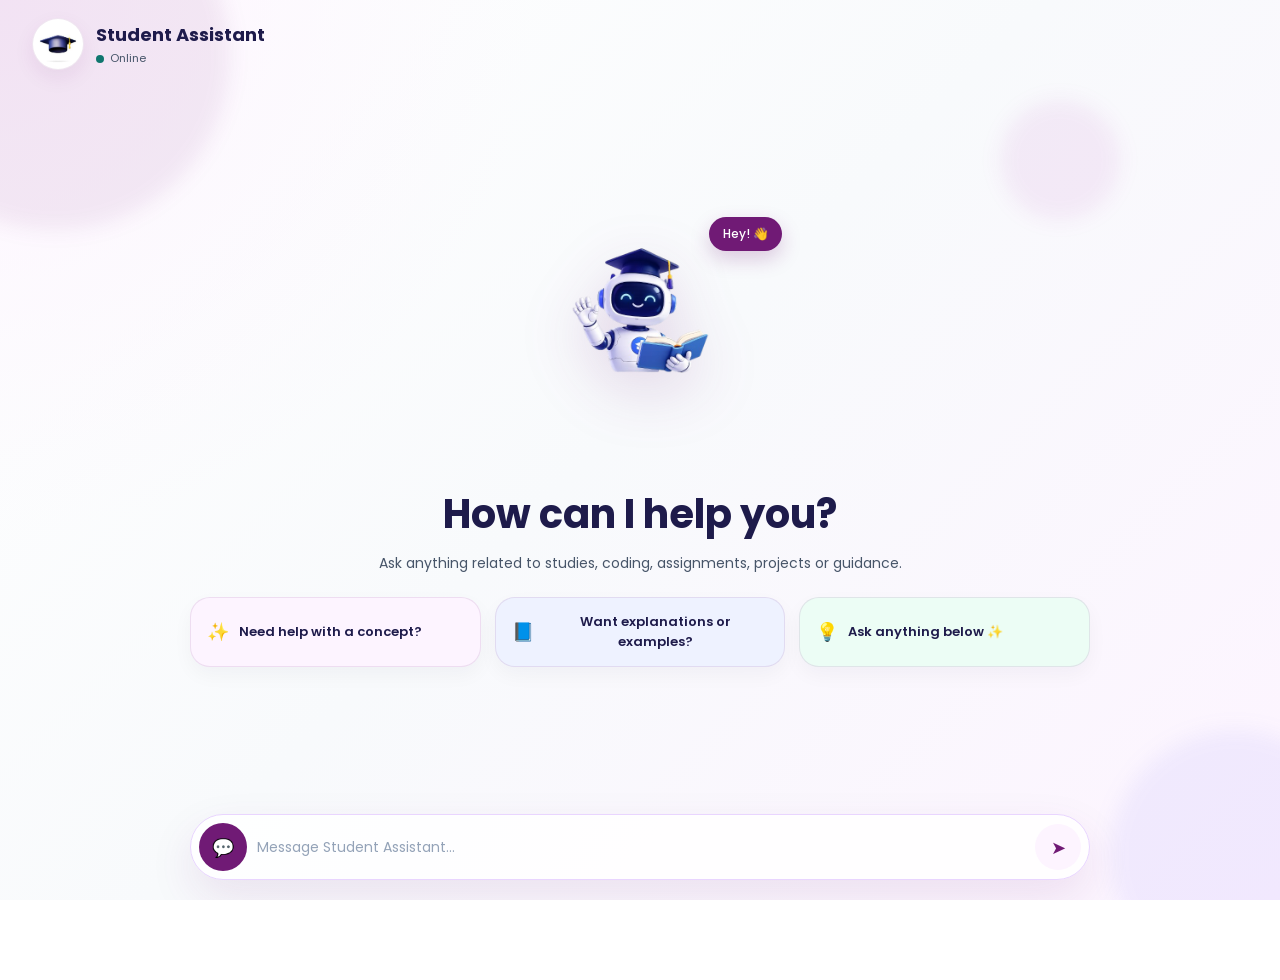
<file: chatbot.html>
<!DOCTYPE html>
<html lang="en">
<head>
<meta charset="UTF-8">
<meta name="viewport" content="width=device-width, initial-scale=1.0">

<title>Student Assistant</title>

<link rel="preconnect" href="https://fonts.googleapis.com">
<link href="https://fonts.googleapis.com/css2?family=Poppins:wght@300;400;500;600;700&display=swap" rel="stylesheet">

<style>

:root{
    --primary:#701a75;
    --primary-light:#a21caf;
    --secondary:#6366f1;
    --accent:#fdf4ff;
    --text-dark:#1e1b4b;
    --text-muted:#475569;
    --surface:#ffffff;
    --border:#e9d5ff;
    --soft-shadow:0 18px 45px rgba(112,26,117,.10);
}

/* =========================
   RESET
========================= */

*{
    margin:0;
    padding:0;
    box-sizing:border-box;
    font-family:'Poppins',sans-serif;
}

html,
body{
    width:100%;
    height:100%;
    overflow-x: hidden;
    /* overflow:hidden; */
}

/* =========================
   BODY
========================= */

body{
    background:
        radial-gradient(circle at top left, rgba(253,244,255,.95), transparent 34%),
        linear-gradient(135deg,#ffffff 0%,#f8fafc 48%,#fdf4ff 100%);
    color:var(--text-dark);
    position:relative;
}

/* =========================
   BACKGROUND EFFECTS
========================= */

.bg-circle{
    position:absolute;
    border-radius:50%;
    z-index:0;
    filter:blur(10px);
}

.bg1{
    width:350px;
    height:350px;
    background:rgba(112,26,117,.08);
    top:-120px;
    left:-120px;
    animation:move1 10s infinite alternate ease-in-out;
}

.bg2{
    width:250px;
    height:250px;
    background:rgba(99,102,241,.08);
    bottom:-80px;
    right:-80px;
    animation:move2 12s infinite alternate ease-in-out;
}

.bg3{
    width:120px;
    height:120px;
    background:rgba(162,28,175,.07);
    top:100px;
    right:160px;
    animation:move3 8s infinite alternate ease-in-out;
}

@keyframes move1{
    from{
        transform:translate(0,0);
    }
    to{
        transform:translate(30px,20px);
    }
}

@keyframes move2{
    from{
        transform:translate(0,0);
    }
    to{
        transform:translate(-25px,-15px);
    }
}

@keyframes move3{
    from{
        transform:translateY(0);
    }
    to{
        transform:translateY(20px);
    }
}

/* =========================
   MAIN CONTAINER
========================= */

.container{
    width:100%;
    height:100vh;
    padding:18px 32px 20px;
    display:flex;
    flex-direction:column;
    justify-content:space-between;
    position:relative;
    z-index:2;
}

/* =========================
   TOP BAR
========================= */

.top-bar{
    width:100%;
    display:flex;
    align-items:center;
    justify-content:space-between;
}

/* LEFT */

.brand{
    display:flex;
    align-items:center;
    gap:12px;
}

.brand img{
    width:52px;
    height:52px;
    border-radius:50%;
    object-fit:cover;
    background:var(--surface);
    padding:4px;
    border:1px solid rgba(112,26,117,.10);
    box-shadow:0 8px 20px rgba(112,26,117,.08);
    transition:.3s ease;
}

.brand img:hover{
    transform:translateY(-4px) scale(1.05);
}

.brand-text h2{
    font-size:18px;
    font-weight:700;
    color:var(--text-dark);
}

.status{
    display:flex;
    align-items:center;
    gap:6px;
    margin-top:2px;
    font-size:11px;
    color:var(--text-muted);
}

.status-dot{
    width:8px;
    height:8px;
    border-radius:50%;
    background:#0f766e;
    animation:pulse 1.5s infinite;
}

@keyframes pulse{

    0%{
        transform:scale(1);
        opacity:1;
    }

    50%{
        transform:scale(1.6);
        opacity:.5;
    }

    100%{
        transform:scale(1);
        opacity:1;
    }

}

/* =========================
   HERO SECTION
========================= */

.hero{
    flex:1;
    display:flex;
    flex-direction:column;
    justify-content:center;
    align-items:center;
    text-align:center;
    margin-top:10px;
}

/* =========================
   ROBOT
========================= */

.robot-wrapper{
    position:relative;
    perspective:2000px;
}

.robot{
    width:clamp(190px,22vw,260px);
    height:clamp(190px,22vw,260px);
    max-width:100%;
    object-fit:contain;
    filter:drop-shadow(0 18px 30px rgba(112,26,117,.16));
    animation:float 3s ease-in-out infinite;
    transition:transform .15s linear;
    
}

/* FLOAT */

@keyframes float{

    0%{
        transform:translateY(0px);
    }

    50%{
        transform:translateY(-10px);
    }

    100%{
        transform:translateY(0px);
    }

}

/* =========================
   SPEECH
========================= */

.speech{
    position:absolute;
    top:8px;
    right:-12px;
    background:var(--primary);
    color:#fff;
    padding:8px 14px;
    border-radius:18px;
    font-size:12px;
    font-weight:500;
    box-shadow:0 8px 20px rgba(112,26,117,.22);
    animation:bounce 2s infinite;
}

@keyframes bounce{

    0%{
        transform:translateY(0);
    }

    50%{
        transform:translateY(-6px);
    }

    100%{
        transform:translateY(0);
    }

}

/* =========================
   TITLE
========================= */

.title{
    margin-top:8px;
    animation:fadeUp 1s ease;
}

.title h1{
    font-size:40px;
    font-weight:700;
    color:var(--text-dark);
    margin-bottom:8px;
}

.title p{
    font-size:14px;
    color:var(--text-muted);
    line-height:1.6;
    max-width:620px;
}

@keyframes fadeUp{

    from{
        opacity:0;
        transform:translateY(20px);
    }

    to{
        opacity:1;
        transform:translateY(0);
    }

}

/* =========================
   QUICK OPTIONS
========================= */

.quick-options{
    width:100%;
    max-width:900px;
    display:grid;
    grid-template-columns:repeat(3,1fr);
    gap:14px;
    margin-top:22px;
}

.option-card{
    padding:14px 16px;
    border-radius:20px;
    display:flex;
    align-items:center;
    gap:10px;
    font-size:13px;
    font-weight:600;
    color:var(--text-dark);
    border:1px solid rgba(112,26,117,.10);
    box-shadow:0 8px 20px rgba(15,23,42,.04);
    transition:.3s ease;
    animation:cardPop .7s ease;
}

.option-card:hover{
    transform:translateY(-5px) scale(1.03);
    box-shadow:0 14px 30px rgba(112,26,117,.10);
    border-color:rgba(112,26,117,.22);
}

.option-icon{
    font-size:18px;
}

@keyframes cardPop{

    from{
        opacity:0;
        transform:translateY(30px);
    }

    to{
        opacity:1;
        transform:translateY(0);
    }

}

/* COLORS */

.purple{
    background:#fdf4ff;
}

.blue{
    background:#eef2ff;
}

.green{
    background:#ecfdf5;
}

/* =========================
   SEARCH BAR
========================= */

.search-area{
    width:100%;
    display:flex;
    justify-content:center;
    margin-top:18px;
}

.search-bar{
    width:100%;
    max-width:900px;
    background:rgba(255,255,255,.92);
    border-radius:60px;
    padding:8px;
    display:flex;
    align-items:center;
    gap:10px;
    border:1px solid var(--border);
    box-shadow:var(--soft-shadow);
    transition:.3s ease;
}

.search-bar:hover{
    transform:translateY(-2px);
    box-shadow:0 18px 48px rgba(112,26,117,.14);
}

/* LEFT ICON */

.chat-icon{
    width:48px;
    height:48px;
    border-radius:50%;
    background:var(--primary);
    display:flex;
    align-items:center;
    justify-content:center;
    color:#fff;
    font-size:18px;
    flex-shrink:0;
    animation:glow 2s infinite;
}

@keyframes glow{

    0%{
        box-shadow:0 0 0 rgba(112,26,117,0);
    }

    50%{
        box-shadow:0 0 18px rgba(112,26,117,.24);
    }

    100%{
        box-shadow:0 0 0 rgba(112,26,117,0);
    }

}

/* INPUT */

.search-bar input{
    flex:1;
    border:none;
    outline:none;
    background:transparent;
    font-size:14px;
    color:var(--text-dark);
}

.search-bar input::placeholder{
    color:#94a3b8;
}

/* SEND BUTTON */

.send-btn{
    width:46px;
    height:46px;
    border:none;
    border-radius:50%;
    background:#fdf4ff;
    display:flex;
    align-items:center;
    justify-content:center;
    color:var(--primary);
    font-size:18px;
    cursor:pointer;
    flex-shrink:0;
    transition:.3s ease;
}

.send-btn:hover{
    transform:scale(1.1) rotate(-10deg);
    background:var(--primary);
    color:#fff;
}

/* =========================
   MOBILE RESPONSIVE
========================= */

@media(max-width:768px){

    html,
    body{
        overflow-y:auto;
    }

    .container{
        min-height:100vh;
        height:auto;
        padding:16px 16px 100px;
    }

    .hero{
        margin-top:10px;
    }

    .robot{
        width:170px;
        height:170px;
    }

    .title h1{
        font-size:28px;
    }

    .title p{
        font-size:13px;
    }

    .quick-options{
        grid-template-columns:1fr;
        gap:10px;
        margin-top:18px;
    }

    .option-card{
        font-size:13px;
    }

    /* STICKY SEARCH BAR */

    .search-area{
        position:fixed;
        left:0;
        bottom:0;
        width:100%;
        padding:12px 14px 16px;
        margin-top:0;
        background:linear-gradient(to top,#fdf4ff 70%,transparent);
        backdrop-filter:blur(10px);
        z-index:100;
    }

    .search-bar{
        max-width:100%;
    }

}

</style>
</head>

<body>

<!-- BACKGROUND -->

<div class="bg-circle bg1"></div>
<div class="bg-circle bg2"></div>
<div class="bg-circle bg3"></div>

<!-- MAIN -->

<div class="container">

    <!-- TOP BAR -->

    <header class="top-bar">

        <!-- LEFT -->

        <div class="brand">

            <img src="assets/images/chatbot_logo.jpg" alt="Logo">

            <div class="brand-text">

                <h2>Student Assistant</h2>

                <div class="status">

                    <div class="status-dot"></div>

                    Online

                </div>

            </div>

        </div>

    </header>

    <!-- HERO -->

    <main class="hero">

        <!-- ROBOT -->

        <div class="robot-wrapper">

            <img src="assets/images/robo.png" class="robot" alt="Robot">

            <div class="speech">
                Hey! 👋
            </div>

        </div>

        <!-- TITLE -->

        <div class="title">

            <h1>How can I help you?</h1>

            <p>
                Ask anything related to studies, coding,
                assignments, projects or guidance.
            </p>

        </div>

        <!-- OPTIONS -->

        <div class="quick-options">

            <div class="option-card purple">

                <div class="option-icon">✨</div>

                Need help with a concept?

            </div>

            <div class="option-card blue">

                <div class="option-icon">📘</div>

                Want explanations or examples?

            </div>

            <div class="option-card green">

                <div class="option-icon">💡</div>

                Ask anything below ✨

            </div>

        </div>

    </main>

    <!-- SEARCH BAR -->

    <div class="search-area">

        <div class="search-bar">

            <div class="chat-icon">
                💬
            </div>

            <input
                type="text"
                placeholder="Message Student Assistant..."
            >

            <button class="send-btn">
                ➤
            </button>

        </div>

    </div>

</div>

<script>

/* =========================
   ROBOT FOLLOW CURSOR
========================= */

const robot = document.querySelector(".robot");

document.addEventListener("mousemove",(e)=>{

    const x = (window.innerWidth / 2 - e.pageX) / 40;
    const y = (window.innerHeight / 2 - e.pageY) / 40;

    robot.style.transform =
        `translateY(-5px) rotateY(${x}deg) rotateX(${-y}deg)`;

});

/* =========================
   BUTTON LIGHT EFFECT
========================= */

const buttons = document.querySelectorAll(
    ".send-btn,.option-card"
);

buttons.forEach((btn)=>{

    btn.addEventListener("mousemove",(e)=>{

        const rect = btn.getBoundingClientRect();

        const x = e.clientX - rect.left;
        const y = e.clientY - rect.top;

        btn.style.background =
            `radial-gradient(circle at ${x}px ${y}px,
            rgba(255,255,255,.8),
            rgba(255,255,255,.1))`;

    });

    btn.addEventListener("mouseleave",()=>{

        btn.style.background = "";

    });

});

</script>

</body>
</html>
</file>
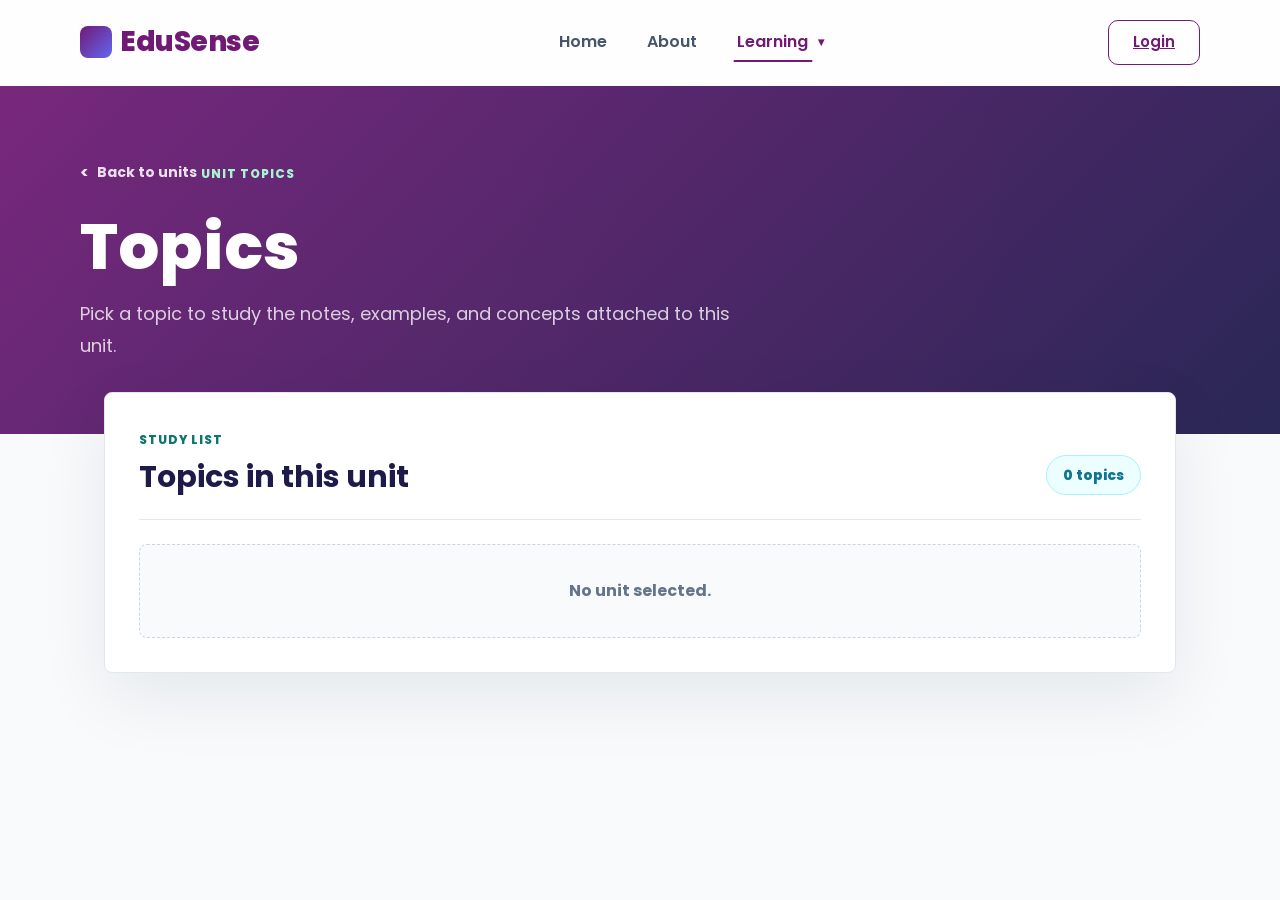
<file: unit-topics.html>
<!DOCTYPE html>
<html lang="en">
<head>
    <meta charset="UTF-8">
    <meta name="viewport" content="width=device-width, initial-scale=1.0">
    <title>Unit Topics - EduSense</title>
    <link rel="preconnect" href="https://fonts.googleapis.com">
    <link rel="preconnect" href="https://fonts.gstatic.com" crossorigin>
    <link href="https://fonts.googleapis.com/css2?family=Poppins:wght@400;500;600;700;800&display=swap" rel="stylesheet">
    <link rel="stylesheet" href="styles.css">
</head>
<body class="learning-detail-page">
    <nav>
        <div class="logo">EduSense</div>
        <ul class="nav-links">
            <li><a href="index.html">Home</a></li>
            <li><a href="about.html">About</a></li>
            <li class="dropdown">
                <a href="courses.html" class="active">Learning</a>
                <ul class="dropdown-menu">
                    <li><a href="dashboard.html">Dashboard</a></li>
                    <li><a href="courses.html">Courses</a></li>
                    <li><a href="quizzes.html">Quiz</a></li>
                    <li><a href="index.html#chatbot">Chatbot</a></li>
                </ul>
            </li>
        </ul>
        <div class="nav-buttons">
            <a href="login.html" class="btn-signin">Login</a>
            <div class="hamburger" id="hamburger">
                <span></span>
                <span></span>
                <span></span>
            </div>
        </div>
    </nav>

    <header class="learning-hero compact">
        <div class="learning-hero-inner">
            <button class="learning-back-link button-reset" onclick="history.back()">Back to units</button>
            <div class="learning-kicker">Unit topics</div>
            <h1 id="unitTitle">Topics</h1>
            <p>Pick a topic to study the notes, examples, and concepts attached to this unit.</p>
        </div>
    </header>

    <main class="learning-main">
        <section class="learning-panel">
            <div class="learning-section-head">
                <div>
                    <span class="learning-label">Study list</span>
                    <h2>Topics in this unit</h2>
                </div>
                <span class="learning-count" id="topicCount">0 topics</span>
            </div>

            <div id="loading" class="learning-status">Loading topics...</div>
            <div id="topicsList" class="learning-list topic-list-modern"></div>
        </section>
    </main>


    <script type="module">
import { api, fetchAPI } from './api.js';

const hamburger = document.getElementById('hamburger');
const navLinks = document.querySelector('.nav-links');
const dropdown = document.querySelector('.dropdown > a');
const dropdownMenu = document.querySelector('.dropdown-menu');

hamburger.addEventListener('click', () => {
    hamburger.classList.toggle('active');
    navLinks.classList.toggle('active');
});

dropdown.addEventListener('click', (event) => {
    if (window.innerWidth <= 768) {
        event.preventDefault();
        dropdownMenu.classList.toggle('mobile-active');
    }
});

const params = new URLSearchParams(window.location.search);
const unit = params.get('unit');

if (!unit) {
    document.getElementById('loading').style.display = 'none';
    document.getElementById('topicsList').innerHTML =
        '<div class="learning-empty">No unit selected.</div>';
} else {
    const unitName = unit.replace(/-/g, ' ');

    document.getElementById('unitTitle').textContent =
        unitName.replace(/\b\w/g, letter => letter.toUpperCase());

    loadTopics();
}

async function loadTopics() {
    const user = await api.requireAuth();

    if (!user) return;

    const response = await fetchAPI(`/learning/units/${unit}/topics/`);
    

    console.log('Fetched topics response:', response);

    const loading = document.getElementById('loading');
    const list = document.getElementById('topicsList');
    const count = document.getElementById('topicCount');

    loading.style.display = 'none';

    if (!response.success) {
        list.innerHTML = `<div class="learning-empty">${response.error || 'Failed to load topics'}</div>`;
        return;
    }

    const topics = response.data;

    if (!Array.isArray(topics)) {
        list.innerHTML = '<div class="learning-empty">Invalid response format.</div>';
        return;
    }

    count.textContent = `${topics.length} ${topics.length === 1 ? 'topic' : 'topics'}`;

    if (topics.length === 0) {
        list.innerHTML = '<div class="learning-empty">No topics found for this unit.</div>';
        return;
    }

    list.innerHTML = topics.map((topic, index) => `
        <article class="learning-row topic-row">
            <div class="learning-index">${String(index + 1).padStart(2, '0')}</div>
            <div class="learning-row-body">
                <p>Topic ${topic.order || index + 1}</p>
                <h3>${topic.title}</h3>
            </div>
            <a href="topic-detail.html?topic=${topic.slug}&unit=${unit}" class="learning-action">
                Read Notes
            </a>
        </article>
    `).join('');
}
</script>
    </body>
</html>
</file>
<file: styles.css>
:root {
  --primary: #701a75;
  --primary-light: #a21caf;
  --secondary: #6366f1;
  --accent: #fdf4ff;
  --text-dark: #1e1b4b;
  --text-muted: #475569;
  --bg-gradient: radial-gradient(at 0% 0%, hsla(253, 16%, 7%, 1) 0, transparent 50%),
    radial-gradient(at 50% 0%, hsla(225, 39%, 30%, 1) 0, transparent 50%),
    radial-gradient(at 100% 0%, hsla(339, 49%, 30%, 1) 0, transparent 50%);
  --glass: rgba(255, 255, 255, 0.8);
  --glass-border: rgba(255, 255, 255, 0.2);
  --shadow: 0 10px 30px -10px rgba(112, 26, 117, 0.2);
}

* {
  margin: 0;
  padding: 0;
  box-sizing: border-box;
}

html {
  scroll-behavior: smooth;
}

body {
  font-family: "Poppins", sans-serif;
  color: var(--text-dark);
  overflow-x: hidden;
  background-color: #fafafa;
  line-height: 1.5;
}

::selection {
  background: var(--primary-light);
  color: white;
}

/* Navigation Bar */
nav {
  display: flex;
  justify-content: space-between;
  align-items: center;
  padding: 20px 80px;
  background: var(--glass);
  backdrop-filter: blur(12px);
  -webkit-backdrop-filter: blur(12px);
  border-bottom: 1px solid var(--glass-border);
  position: sticky;
  top: 0;
  z-index: 1000;
  transition: all 0.3s ease;
}

.logo {
  font-size: 28px;
  font-weight: 800;
  color: var(--primary);
  letter-spacing: -0.5px;
  font-family: "Poppins", sans-serif;
  display: flex;
  align-items: center;
  gap: 8px;
}

.logo::before {
  content: "";
  width: 32px;
  height: 32px;
  background: linear-gradient(135deg, var(--primary) 0%, var(--secondary) 100%);
  border-radius: 8px;
  display: inline-block;
}

.nav-links {
  display: flex;
  list-style: none;
  gap: 32px;
}

.nav-links a {
  text-decoration: none;
  color: var(--text-muted);
  font-size: 16px;
  font-weight: 600;
  transition: all 0.3s ease;
  padding: 8px 4px;
  position: relative;
  display: inline-block;
}

.nav-links a::after {
  content: "";
  position: absolute;
  bottom: 0;
  left: 50%;
  width: 0;
  height: 2px;
  background: var(--primary);
  transition: all 0.3s ease;
  transform: translateX(-50%);
  border-radius: 2px;
}

.nav-links a:hover {
  color: var(--primary);
}

.nav-links a:hover::after,
.nav-links a.active::after {
  width: 100%;
}

.nav-links a.active {
  color: var(--primary);
}

.nav-links li.dropdown>a::before {
  content: "▾";
  position: absolute;
  right: -12px;
  top: 50%;
  transform: translateY(-50%);
  font-size: 12px;
  color: inherit;
}

/* Dropdown Menu */
.dropdown {
  position: relative;
}

.dropdown-menu {
  position: absolute;
  top: calc(100% + 10px);
  left: 50%;
  transform: translate(-50%, 8px);
  background: white;
  list-style: none;
  padding: 10px 0;
  border-radius: 8px;
  box-shadow: 0 10px 25px rgba(0, 0, 0, 0.1);
  min-width: 180px;
  opacity: 0;
  visibility: hidden;
  pointer-events: none;
  z-index: 1002;
  font-size: 17px;
  transition:
    opacity 0.2s ease,
    transform 0.2s ease,
    visibility 0.2s ease;
}

.dropdown-menu::before {
  content: "";
  position: absolute;
  left: 0;
  right: 0;
  bottom: 100%;
  height: 12px;
}

.dropdown-menu li {
  padding: 0;
  margin: 0;
}

.dropdown-menu a {
  display: block;
  padding: 12px 20px;
  text-decoration: none;
  color: #333;
  font-size: 14px;
  font-weight: 500;
  transition:
    color 0.3s ease,
    background 0.3s ease;
}

.dropdown-menu a:hover {
  color: #801e8b;
  background: #f5f5f5;
}

.dropdown:hover .dropdown-menu {
  opacity: 1;
  visibility: visible;
  pointer-events: auto;
  transform: translate(-50%, 0);
}

/* Hamburger Menu */
.hamburger {
  display: none;
  flex-direction: column;
  gap: 6px;
  cursor: pointer;
  z-index: 1001;
  padding: 10px;
}

.hamburger span {
  display: block;
  width: 28px;
  height: 3px;
  background: var(--primary);
  border-radius: 4px;
  transition: all 0.3s cubic-bezier(0.4, 0, 0.2, 1);
}

.hamburger.active span:nth-child(1) {
  transform: translateY(9px) rotate(45deg);
}

.hamburger.active span:nth-child(2) {
  opacity: 0;
  transform: translateX(-20px);
}

.hamburger.active span:nth-child(3) {
  transform: translateY(-9px) rotate(-45deg);
}

.nav-buttons {
  display: flex;
  gap: 12px;
  align-items: center;
}

.btn-signin {
  background: white;
  color: var(--primary);
  border: 1.5px solid var(--primary);
  padding: 10px 24px;
  border-radius: 10px;
  font-size: 15px;
  font-weight: 600;
  cursor: pointer;
  transition: all 0.3s cubic-bezier(0.4, 0, 0.2, 1);
}

.btn-signin:hover {
  background: var(--primary);
  color: white;
  transform: translateY(-1px);
  box-shadow: 0 4px 12px rgba(112, 26, 117, 0.2);
}

.btn-explore {
  background: linear-gradient(135deg, #801e8b 0%, #6b167b 100%);
  color: white;
  border: none;
  padding: 14px 35px;
  border-radius: 8px;
  font-size: 15px;
  font-weight: 700;
  cursor: pointer;
  transition:
    transform 0.3s ease,
    box-shadow 0.3s ease;
}

.btn-explore:hover {
  transform: translateY(-2px);
  box-shadow: 0 15px 30px rgba(128, 30, 139, 0.4);
}

/* Hero Section */
.hero {
  display: flex;
  align-items: center;
  justify-content: space-between;
  gap: 80px;
  padding: 80px 80px 120px;
  background: #f8fafc;
  position: relative;
  overflow: hidden;
  min-height: 90vh;
}

.hero-content {
  flex: 1.1;
  z-index: 2;
  max-width: 650px;
}

.hero-subtitle {
  display: block;
  font-size: 13px;
  font-weight: 700;
  color: #6366f1;
  letter-spacing: 1.5px;
  margin-bottom: 25px;
  text-transform: uppercase;
}

.hero h1 {
  font-size: 56px;
  font-weight: 800;
  line-height: 1.1;
  margin-bottom: 30px;
  color: #1e1b4b;
  letter-spacing: -1.5px;
}

.hero p {
  font-size: 19px;
  line-height: 1.7;
  color: #64748b;
  margin-bottom: 45px;
  max-width: 580px;
}

.btn-primary-new {
  display: inline-flex;
  align-items: center;
  gap: 10px;
  background: var(--primary);
  color: white;
  padding: 18px 36px;
  border-radius: 8px;
  font-size: 16px;
  font-weight: 700;
  text-decoration: none;
  transition: all 0.3s ease;
  box-shadow: 0 10px 20px rgba(112, 26, 117, 0.2);
}

.btn-primary-new:hover {
  background: var(--primary-light);
  transform: translateY(-3px);
  box-shadow: 0 15px 30px rgba(112, 26, 117, 0.3);
}

.hero-visual-new {
  flex: 0.9;
  position: relative;
  height: 500px;
  display: flex;
  align-items: center;
  justify-content: center;
}

.visual-blob {
  position: absolute;
  top: 10%;
  right: 5%;
  width: 450px;
  height: 450px;
  background: linear-gradient(135deg, rgba(162, 28, 175, 0.2) 0%, rgba(99, 102, 241, 0.2) 100%);
  border-radius: 50%;
  filter: blur(40px);
  z-index: 1;
  animation: float 6s ease-in-out infinite;
}

@keyframes float {

  0%,
  100% {
    transform: translate(0, 0);
  }

  50% {
    transform: translate(-20px, 20px);
  }
}

.image-stack {
  position: relative;
  width: 100%;
  height: 100%;
  z-index: 2;
}

.image-main {
  position: absolute;
  top: 0;
  right: 0;
  width: 420px;
  height: 420px;
  border-radius: 50%;
  border: 15px solid white;
  overflow: hidden;
  box-shadow: 0 30px 60px rgba(0, 0, 0, 0.1);
  background: white;
}

.image-main img {
  width: 100%;
  height: 100%;
  object-fit: cover;
}

.image-secondary {
  position: absolute;
  bottom: -20px;
  left: 0;
  width: 260px;
  height: 260px;
  border-radius: 50%;
  border: 12px solid white;
  overflow: hidden;
  box-shadow: 0 20px 40px rgba(0, 0, 0, 0.1);
  background: white;
}

.image-secondary img {
  width: 100%;
  height: 100%;
  object-fit: cover;
}

.stat-badge {
  position: absolute;
  bottom: 60px;
  right: -20px;
  background: white;
  padding: 25px 35px;
  border-radius: 20px;
  box-shadow: 0 20px 40px rgba(0, 0, 0, 0.08);
  display: flex;
  align-items: center;
  gap: 15px;
  z-index: 3;
  animation: slideUp 1s ease-out;
}

@keyframes slideUp {
  from {
    opacity: 0;
    transform: translateY(30px);
  }

  to {
    opacity: 1;
    transform: translateY(0);
  }
}

.stat-number {
  font-size: 42px;
  font-weight: 800;
  color: #3b82f6;
  line-height: 1;
}

.stat-text {
  font-size: 14px;
  font-weight: 700;
  color: #1e1b4b;
  line-height: 1.3;
}

@media (max-width: 1200px) {
  .hero {
    gap: 40px;
    padding: 60px 40px;
  }

  .hero h1 {
    font-size: 56px;
  }

  .image-main {
    width: 350px;
    height: 350px;
  }

  .image-secondary {
    width: 220px;
    height: 220px;
  }
}

@media (max-width: 992px) {
  .hero {
    flex-direction: column;
    text-align: center;
    padding: 80px 20px;
  }

  .hero-content {
    max-width: 100%;
  }

  .hero p {
    margin-inline: auto;
  }

  .hero-visual-new {
    width: 100%;
    max-width: 500px;
    height: 450px;
    margin-top: 40px;
  }

  .stat-badge {
    right: 0;
    bottom: 20px;
  }
}

/* Benefits Section */
.benefits {
  padding: 0 0 100px;
  background: #fdfaff;
}

.benefits-header {
  background: #452448;
  padding: 60px 80px 140px;
  display: grid;
  grid-template-columns: 1fr 1.5fr;
  align-items: center;
  gap: 80px;
  position: relative;
  overflow: hidden;
  color: white;

}

/* Dotted Map Pattern */
.benefits-header::after {
  content: "";
  position: absolute;
  top: 0;
  left: 0;
  width: 100%;
  height: 100%;
  background-image: radial-gradient(rgba(255, 255, 255, 0.1) 1.5px, transparent 1.5px);
  background-size: 30px 30px;
  opacity: 0.4;
  pointer-events: none;
}

.header-left h2 {
  font-size: 48px;
  font-weight: 800;
  line-height: 1.1;
  margin-top: 15px;
  color: white;
  letter-spacing: -1.5px;
}

.benefits-label-new {
  font-size: 13px;
  font-weight: 700;
  color: #818cf8;
  letter-spacing: 2px;
  position: relative;
  padding-left: 50px;
  display: inline-block;
}

.benefits-label-new::before {
  content: "";
  position: absolute;
  left: 0;
  top: 50%;
  width: 40px;
  height: 2px;
  background: #818cf8;
}

.header-center p {
  font-size: 18px;
  line-height: 1.8;
  color: #94a3b8;
  border-left: 1px solid rgba(255, 255, 255, 0.1);
  padding-left: 40px;
}

.header-right {
  display: flex;
  justify-content: flex-end;
}

.support-box {
  display: flex;
  align-items: center;
  gap: 20px;
  background: rgba(255, 255, 255, 0.05);
  padding: 22px 35px;
  border-radius: 100px;
  backdrop-filter: blur(10px);
  border: 1px solid rgba(255, 255, 255, 0.1);
}

.support-icon {
  width: 55px;
  height: 55px;
  background: #4f46e5;
  border-radius: 50%;
  display: flex;
  align-items: center;
  justify-content: center;
  font-size: 24px;
}

.support-text span {
  display: block;
  font-size: 11px;
  font-weight: 700;
  color: #94a3b8;
  letter-spacing: 1.5px;
  margin-bottom: 4px;
}

.support-text strong {
  font-size: 20px;
  color: white;
  font-weight: 800;
}

.benefits-grid {
  display: grid;
  grid-template-columns: repeat(4, 1fr);
  gap: 30px;
  max-width: 1400px;
  margin: -80px auto 0;
  padding: 0 40px;
  position: relative;
  z-index: 10;
}

.benefit-card {
  background: white;
  border-radius: 24px;
  overflow: hidden;
  box-shadow: 0 30px 60px rgba(0, 0, 0, 0.08);
  transition: all 0.4s cubic-bezier(0.175, 0.885, 0.32, 1.275);
  border: 1px solid #f1f5f9;
}

.benefit-card:hover {
  transform: translateY(-15px);
  box-shadow: 0 40px 80px rgba(205, 70, 229, 0.12);
  border-color: #e0e7ff;
}

.card-img {
  height: 160px;
  background: #f8fafc;
  display: flex;
  align-items: center;
  justify-content: center;
  overflow: hidden;
}

.card-img img {
  width: 100%;
  height: 100%;
  object-fit: cover;
  transition: transform 0.6s ease;
}

.benefit-card:hover .card-img img {
  transform: scale(1.1);
}

.card-content {
  padding: 20px;
}

.card-content h3 {
  font-size: 20px;
  font-weight: 700;
  margin-bottom: 15px;
  color: #1e1b4b;
}

.card-content p {
  font-size: 15px;
  color: #64748b;
  line-height: 1.7;
  margin-bottom: 30px;
}

.card-footer {
  display: flex;
  justify-content: space-between;
  align-items: center;
  padding-top: 15px;
  border-top: 1px solid #f1f5f9;
}

.card-footer span {
  font-size: 14px;
  font-weight: 700;
  color: #4f46e5;
}

.arrow-btn {
  width: 40px;
  height: 40px;
  background: #f1f5f9;
  border-radius: 50%;
  display: flex;
  align-items: center;
  justify-content: center;
  text-decoration: none;
  color: #1e1b4b;
  font-size: 20px;
  transition: all 0.3s ease;
}

.benefit-card:hover .arrow-btn {
  background: #4f46e5;
  color: white;
  transform: translateX(5px);
}

@media (max-width: 1300px) {
  .benefits-grid {
    grid-template-columns: repeat(2, 1fr);
  }
}

@media (max-width: 1024px) {
  .benefits-header {
    grid-template-columns: 1fr;
    gap: 40px;
    padding: 60px 40px 180px;
  }

  .header-center p {
    border-left: none;
    padding-left: 0;
    max-width: 100%;
  }

  .header-right {
    justify-content: flex-start;
  }
}

@media (max-width: 640px) {
  .benefits-grid {
    grid-template-columns: 1fr;
    margin-top: -120px;
  }

  .header-left h2 {
    font-size: 36px;
  }

  .support-box {
    width: 100%;
  }
}


/* How It Works Section - Unique Roadmap Design */
.how-it-works {
  padding: 80px 40px;
  background: #ffffff;
  color: var(--text-dark);
  position: relative;
  overflow: hidden;
}

.how-it-works::before {
  content: "";
  position: absolute;
  top: 0;
  left: 0;
  width: 100%;
  height: 100%;
  background: radial-gradient(circle at 20% 30%, rgba(112, 26, 117, 0.02) 0%, transparent 50%),
    radial-gradient(circle at 80% 70%, rgba(99, 102, 241, 0.02) 0%, transparent 50%);
  pointer-events: none;
}

.how-header {
  text-align: center;
  margin-bottom: 60px;
}

.how-header h2 {
  font-size: 40px;
  font-weight: 800;
  letter-spacing: -1.5px;
  color: var(--text-dark);
}

.steps-grid {
  display: flex;
  flex-direction: column;
  gap: 40px;
  max-width: 900px;
  margin: 0 auto;
  position: relative;
}

/* Connecting Line */
.steps-grid::after {
  content: "";
  position: absolute;
  top: 50px;
  left: 50%;
  width: 2px;
  height: calc(100% - 100px);
  background: linear-gradient(to bottom, var(--primary) 0%, var(--secondary) 100%);
  opacity: 0.3;
  z-index: 0;
}

.step-card {
  width: 42%;
  background: #ffffff;
  border: 1px solid #f1f5f9;
  padding: 10px;
  border-radius: 24px;
  position: relative;
  z-index: 1;
  transition: all 0.4s cubic-bezier(0.4, 0, 0.2, 1);
  box-shadow: 0 4px 12px rgba(0, 0, 0, 0.03);
}

.step-card:nth-child(even) {
  align-self: flex-end;
}

.step-card:nth-child(odd) {
  align-self: flex-start;
}

.step-card:hover {
  background: #ffffff;
  transform: translateY(-5px) scale(1.02);
  border-color: var(--primary-light);
  box-shadow: var(--shadow);
}

.step-number {
  position: absolute;
  top: -15px;
  font-size: 60px;
  font-weight: 900;
  color: rgba(112, 26, 117, 0.03);
  z-index: -1;
  letter-spacing: -3px;
}

.step-card:nth-child(odd) .step-number {
  right: 20px;
}

.step-card:nth-child(even) .step-number {
  left: 20px;
}

.step-icon {
  width: 35px;
  height: 35px;
  background: linear-gradient(135deg, var(--primary) 0%, var(--secondary) 100%);
  border-radius: 15px;
  display: flex;
  align-items: center;
  justify-content: center;
  font-size: 22px;
  margin-bottom: 16px;
  box-shadow: 0 8px 16px rgba(0, 0, 0, 0.15);
}

.step-card h3 {
  font-size: 15px;
  font-weight: 700;
  margin-bottom: 10px;
  color: var(--text-dark);
}

.step-card p {
  font-size: 14px;
  line-height: 1.7;
  color: var(--text-muted);
}

.step-card.featured {
  background: var(--accent);
  border-color: var(--primary-light);
}

/* Connecting Point on Line */
.step-card::before {
  content: "";
  position: absolute;
  top: 40px;
  width: 12px;
  height: 12px;
  background: var(--primary);
  border: 4px solid #ffffff;
  border-radius: 50%;
  z-index: 2;
}

.step-card:nth-child(odd)::before {
  right: -60px;
}

.step-card:nth-child(even)::before {
  left: -60px;
}

@keyframes slideInLeft {
  from {
    opacity: 0;
    transform: translateX(-30px);
  }

  to {
    opacity: 1;
    transform: translateX(0);
  }
}


.how-header {
  margin-bottom: 42px;
}

/* Custom Scrollbar */
::-webkit-scrollbar {
  width: 10px;
}

::-webkit-scrollbar-track {
  background: #f1f1f1;
}

::-webkit-scrollbar-thumb {
  background: var(--primary);
  border-radius: 5px;
}

::-webkit-scrollbar-thumb:hover {
  background: var(--primary-light);
}

/* Consolidated Media Queries */
@media (max-width: 1200px) {
  nav {
    padding: 20px 40px;
  }

  .hero {
    padding: 80px 40px;
  }

  .hero h1 {
    font-size: 54px;
  }
}

@media (max-width: 1024px) {
  .hero {
    flex-direction: column;
    text-align: center;
    padding: 60px 20px;
    gap: 40px;
  }

  .hero-content {
    max-width: 100%;
    display: flex;
    flex-direction: column;
    align-items: center;
  }

  .hero h1 {
    font-size: 48px;
    letter-spacing: -1px;
  }

  .hero p {
    max-width: 100%;
  }

  .benefits {
    flex-direction: column;
    padding: 80px 20px;
    gap: 60px;
  }

  .benefits-content {
    text-align: center;
  }

  .benefits-grid {
    max-width: 100%;
  }

  .steps-grid {
    grid-template-columns: repeat(2, 1fr);
  }
}

@media (max-width: 768px) {
  nav {
    padding: 15px 20px;
  }

  .hamburger {
    display: flex;
  }

  .nav-links {
    position: fixed;
    top: 0;
    right: -100%;
    width: 100%;
    max-width: 100%;
    height: 100vh;
    background: white;
    flex-direction: column;
    justify-content: center;
    align-items: center;
    gap: 20px;
    box-shadow: none;
    transition: all 0.5s cubic-bezier(0.77, 0, 0.175, 1);
    z-index: 1000;
    padding: 60px 40px;
  }

  .nav-links.active {
    right: 0;
  }

  .nav-links li {
    width: 100%;
    text-align: center;
  }

  .nav-links a {
    font-size: 20px;
    display: block;
    padding: 15px;
  }

  .dropdown-menu {
    position: static;
    display: none;
    transform: none;
    opacity: 1;
    visibility: visible;
    pointer-events: auto;
    box-shadow: none;
    background: rgba(112, 26, 117, 0.05);
    width: 100%;
    margin-top: 15px;
    padding: 10px;
    border-radius: 12px;
    border: 1px solid rgba(112, 26, 117, 0.1);
  }

  .dropdown-menu.mobile-active {
    display: block !important;
  }

  .dropdown-menu li a {
    font-size: 16px;
    padding: 10px;
    color: var(--primary);
  }

  .dropdown:hover .dropdown-menu {
    display: block;
  }

  .hero h1 {
    font-size: 36px;
  }

  .benefits-grid {
    grid-template-columns: 1fr;
  }

  .steps-grid {
    flex-direction: column;
    gap: 40px;
    align-items: flex-start;
    padding-left: 40px;
  }

  .steps-grid::after {
    left: 10px;
    top: 0;
    height: 100%;
  }

  .step-card {
    width: 100%;
    align-self: flex-start !important;
    padding: 30px;
  }

  .step-card::before {
    left: -42px !important;
    right: auto !important;
    top: 40px;
  }

  .step-number {
    font-size: 60px;
    top: -20px;
  }

  .how-header h2 {
    font-size: 32px;
  }

  .logo {
    font-size: 24px;
  }
}

/* About Page Specific Styles */
.about-hero {
  position: relative;
  height: 400px;
  width: 100%;
  overflow: hidden;
  display: flex;
  align-items: center;
  justify-content: center;
}

.about-hero-img {
  position: absolute;
  top: 0;
  left: 0;
  width: 100%;
  height: 100%;
  object-fit: cover;
  filter: blur(6px) brightness(0.6);
  transform: scale(1.1);
  z-index: -1;
  animation: slowZoom 20s ease-in-out infinite alternate;
}

@keyframes slowZoom {
  from {
    transform: scale(1);
  }

  to {
    transform: scale(1.15);
  }
}

.about-hero-overlay {
  position: absolute;
  top: 0;
  left: 0;
  width: 100%;
  height: 100%;
  background: linear-gradient(to bottom, rgba(53, 11, 55, 0.4), rgba(15, 23, 42, 0.7));
  z-index: 0;
}

.about-hero-content {
  position: relative;
  z-index: 1;
  text-align: center;
  animation: fadeInDown 1s ease-out;
}

.about-hero-content h1 {
  color: white;
  font-size: 64px;
  font-weight: 800;
  letter-spacing: -2px;
  text-shadow: 0 10px 30px rgba(0, 0, 0, 0.5);
}

.about-details {
  padding: 120px 80px;
  background: #ffffff;
  position: relative;
}

.about-container {
  max-width: 1200px;
  margin: 0 auto;
  display: flex;
  align-items: center;
  gap: 100px;
}

.about-text {
  flex: 1.2;
  animation: slideInLeft 1s ease-out;
}

.about-text h2 {
  font-size: 48px;
  font-weight: 800;
  color: var(--text-dark);
  margin-bottom: 30px;
  line-height: 1.1;
  letter-spacing: -1px;
}

.about-text p {
  font-size: 18px;
  line-height: 1.8;
  color: var(--text-muted);
  margin-bottom: 25px;
}

.about-image-wrapper {
  flex: 0.8;
  position: relative;
  animation: slideInRight 1s ease-out;
}

.about-main-img {
  width: 100%;
  border-radius: 40px;
  box-shadow: 0 40px 80px rgba(53, 11, 55, 0.2);
  transition: transform 0.6s cubic-bezier(0.165, 0.84, 0.44, 1);
}

.about-main-img:hover {
  transform: translateY(-10px) rotate(1.5deg);
}

/* Quote Section */
.mission-quote {
  padding: 100px 80px;
  background: var(--accent);
  text-align: center;
  position: relative;
}

.mission-quote blockquote {
  max-width: 800px;
  margin: 0 auto;
  font-size: 32px;
  font-weight: 700;
  color: var(--primary);
  font-style: italic;
  line-height: 1.4;
  position: relative;
}

.mission-quote blockquote::before {
  content: "“";
  font-size: 120px;
  position: absolute;
  top: -60px;
  left: -40px;
  color: rgba(112, 26, 117, 0.1);
  font-family: serif;
}

@keyframes fadeInDown {
  from {
    opacity: 0;
    transform: translateY(-30px);
  }

  to {
    opacity: 1;
    transform: translateY(0);
  }
}

@keyframes slideInRight {
  from {
    opacity: 0;
    transform: translateX(50px);
  }

  to {
    opacity: 1;
    transform: translateX(0);
  }
}

@media (max-width: 1200px) {
  .about-container {
    gap: 60px;
  }
}

@media (max-width: 1024px) {
  .about-container {
    flex-direction: column;
    text-align: center;
    gap: 60px;
  }

  .about-details {
    padding: 80px 20px;
  }

  .about-hero h1 {
    font-size: 44px;
  }

  .mission-quote blockquote {
    font-size: 24px;
  }
}

/* Courses & Learning System Styles */
.courses-section,
.units-section {
  padding: 80px 20px;
  background: #f8fafc;
}

.container {
  max-width: 1200px;
  margin: 0 auto;
}

.courses-grid {
  display: grid;
  grid-template-columns: repeat(auto-fill, minmax(320px, 1fr));
  gap: 30px;
}

.course-card {
  background: white;
  padding: 40px;
  border-radius: 24px;
  border: 1px solid #e2e8f0;
  transition: all 0.4s cubic-bezier(0.165, 0.84, 0.44, 1);
  display: flex;
  flex-direction: column;
  gap: 15px;
}

.course-card:hover {
  transform: translateY(-10px);
  box-shadow: 0 20px 40px rgba(112, 26, 117, 0.08);
  border-color: var(--primary-light);
}

.course-icon {
  font-size: 40px;
  margin-bottom: 10px;
}

.course-card h3 {
  font-size: 22px;
  color: var(--text-dark);
}

.course-card p {
  font-size: 15px;
  color: var(--text-muted);
  line-height: 1.6;
}

.btn-learn,
.btn-learn-unit {
  margin-top: auto;
  display: inline-block;
  padding: 12px 24px;
  background: var(--accent);
  color: var(--primary);
  text-decoration: none;
  border-radius: 10px;
  font-weight: 700;
  text-align: center;
  transition: all 0.3s ease;
}

.btn-learn:hover,
.btn-learn-unit:hover {
  background: var(--primary);
  color: white;
}

/* Units Page Styles */
.units-grid {
  display: flex;
  flex-direction: column;
  gap: 20px;
  max-width: 800px;
  margin: 0 auto;
}

.unit-card {
  background: white;
  padding: 30px;
  border-radius: 20px;
  border: 1px solid #e2e8f0;
  display: grid;
  grid-template-columns: 80px 1fr auto;
  align-items: center;
  gap: 20px;
  transition: all 0.3s ease;
}

.unit-card:hover {
  border-color: var(--primary-light);
  background: #fdfdff;
}

.unit-number {
  font-weight: 800;
  color: var(--primary);
  font-size: 14px;
  text-transform: uppercase;
  letter-spacing: 1px;
}

/* Topic Detail Styles */
.topic-header {
  padding: 60px 0;
  background: var(--primary);
  color: white;
}

.breadcrumb {
  font-size: 14px;
  opacity: 0.7;
  display: block;
  margin-bottom: 10px;
}

.topic-content {
  padding: 80px 0;
  background: white;
}

.content-area {
  max-width: 900px;
  margin: 0 auto;
  line-height: 1.8;
  font-size: 17px;
  color: #334155;
}

.topic-description h2 {
  margin: 40px 0 20px;
  color: var(--text-dark);
}

.topic-description p {
  margin-bottom: 25px;
}

.topic-description ul {
  margin-bottom: 30px;
  padding-left: 20px;
}

.topic-description li {
  margin-bottom: 15px;
}

.note-box {
  background: #f1f5f9;
  border-left: 4px solid var(--primary);
  padding: 20px;
  border-radius: 0 12px 12px 0;
  margin-top: 50px;
}

/* Loader Styles */
.loader-container {
  text-align: center;
  padding: 60px 0;
}

.loader {
  width: 48px;
  height: 48px;
  border: 5px solid var(--accent);
  border-bottom-color: var(--primary);
  border-radius: 50%;
  display: inline-block;
  box-sizing: border-box;
  animation: rotation 1s linear infinite;
  margin-bottom: 20px;
}

@keyframes rotation {
  0% {
    transform: rotate(0deg);
  }

  100% {
    transform: rotate(360deg);
  }
}

@media (max-width: 768px) {
  .unit-card {
    grid-template-columns: 1fr;
    text-align: center;
  }

  .topic-header h1 {
    font-size: 28px;
  }
}

/* Navigation Links & Buttons */
.back-link {
  display: inline-block;
  color: white;
  text-decoration: none;
  font-size: 14px;
  font-weight: 600;
  margin-bottom: 20px;
  opacity: 0.8;
  transition: all 0.3s ease;
}

.back-link:hover {
  opacity: 1;
  transform: translateX(-5px);
}

.topic-navigation {
  display: flex;
  justify-content: space-between;
  gap: 20px;
  margin-top: 50px;
  padding-top: 40px;
  border-top: 1px solid #f1f5f9;
}

.btn-nav {
  padding: 14px 28px;
  background: white;
  border: 2px solid var(--primary);
  color: var(--primary);
  border-radius: 12px;
  font-weight: 700;
  cursor: pointer;
  transition: all 0.3s cubic-bezier(0.4, 0, 0.2, 1);
  font-family: inherit;
}

.btn-nav:hover {
  background: var(--primary);
  color: white;
  transform: translateY(-2px);
}

@media (max-width: 600px) {
  .topic-navigation {
    flex-direction: column;
  }

  .btn-nav {
    width: 100%;
  }
}


/* Unit Topics & Detailed Content Styles */
.topics-section {
  padding: 80px 20px;
  background: #ffffff;
}

.topics-list {
  display: flex;
  flex-direction: column;
  gap: 20px;
  max-width: 900px;
  margin: 0 auto;
}

.topic-item-card {
  background: white;
  padding: 30px;
  border-radius: 20px;
  border: 1px solid #e2e8f0;
  display: flex;
  justify-content: space-between;
  align-items: center;
  transition: all 0.3s ease;
}

.topic-item-card:hover {
  border-color: var(--primary-light);
  box-shadow: 0 10px 20px rgba(112, 26, 117, 0.05);
  transform: translateX(10px);
}

.topic-info h3 {
  font-size: 20px;
  color: var(--text-dark);
  margin-bottom: 8px;
}

.topic-info p {
  font-size: 14px;
  color: var(--text-muted);
}

.btn-read-more {
  padding: 10px 24px;
  background: var(--accent);
  color: var(--primary);
  text-decoration: none;
  border-radius: 8px;
  font-weight: 700;
  transition: all 0.3s ease;
}

.btn-read-more:hover {
  background: var(--primary);
  color: white;
}

/* Detailed Academic Page Styles */
.detailed-content {
  max-width: 1000px;
  margin: 0 auto;
  padding-bottom: 100px;
}

.academic-section {
  margin-bottom: 60px;
  animation: fadeInUp 0.8s ease-out forwards;
  opacity: 0;
}

@keyframes fadeInUp {
  from {
    opacity: 0;
    transform: translateY(20px);
  }

  to {
    opacity: 1;
    transform: translateY(0);
  }
}

.academic-section h2 {
  font-size: 28px;
  color: var(--primary);
  margin-bottom: 20px;
  display: flex;
  align-items: center;
  gap: 15px;
}

.academic-body {
  font-size: 17px;
  line-height: 1.8;
  color: #334155;
  padding-left: 20px;
  border-left: 2px solid #f1f5f9;
}

.keypoints-list {
  list-style: none;
  padding: 0;
}

.keypoints-list li {
  padding: 12px 0;
  border-bottom: 1px solid #f1f5f9;
}

.comparison-grid {
  display: grid;
  grid-template-columns: 1fr 1fr;
  gap: 30px;
  margin-top: 20px;
}

.pros,
.cons {
  padding: 24px;
  border-radius: 16px;
}

.pros {
  background: rgba(34, 197, 94, 0.05);
  border: 1px solid rgba(34, 197, 94, 0.1);
}

.cons {
  background: rgba(239, 68, 68, 0.05);
  border: 1px solid rgba(239, 68, 68, 0.1);
}

.pros h4 {
  color: #15803d;
  margin-bottom: 15px;
}

.cons h4 {
  color: #b91c1c;
  margin-bottom: 15px;
}

.example-box {
  background: #0f172a;
  color: #e2e8f0;
  padding: 30px;
  border-radius: 20px;
  font-style: italic;
  position: relative;
}

.example-box::before {
  content: "Example";
  position: absolute;
  top: -12px;
  left: 20px;
  background: var(--primary);
  color: white;
  padding: 2px 12px;
  border-radius: 4px;
  font-size: 12px;
  font-style: normal;
  font-weight: 700;
}

@media (max-width: 768px) {
  .topic-item-card {
    flex-direction: column;
    text-align: center;
    gap: 20px;
  }

  .comparison-grid {
    grid-template-columns: 1fr;
  }
}

/* Modern Learning Detail Pages */
.learning-detail-page {
  background: #f8fafc;
  min-height: 100vh;
}

.learning-hero {
  background:
    linear-gradient(135deg, rgba(112, 26, 117, 0.94), rgba(30, 27, 75, 0.94)),
    linear-gradient(90deg, #f8fafc 0, #e0f2fe 100%);
  color: white;
  padding: 74px 24px 86px;
}

.learning-hero.compact {
  padding-bottom: 72px;
}

.learning-hero.topic-hero {
  padding-bottom: 78px;
}

.learning-hero-inner {
  max-width: 1120px;
  margin: 0 auto;
}

.learning-back-link {
  display: inline-flex;
  align-items: center;
  gap: 8px;
  color: rgba(255, 255, 255, 0.86);
  text-decoration: none;
  font-family: inherit;
  font-size: 14px;
  font-weight: 700;
  margin-bottom: 28px;
  transition: color 0.2s ease, transform 0.2s ease;
}

.learning-back-link::before {
  content: "<";
  font-size: 16px;
}

.learning-back-link:hover {
  color: white;
  transform: translateX(-3px);
}

.button-reset {
  border: 0;
  background: transparent;
  cursor: pointer;
  padding: 0;
}

.learning-kicker,
.learning-label {
  color: #0f766e;
  display: inline-flex;
  align-items: center;
  font-size: 12px;
  font-weight: 800;
  letter-spacing: 0.08em;
  text-transform: uppercase;
}

.learning-hero .learning-kicker {
  color: #a7f3d0;
  margin-bottom: 14px;
}

.learning-hero h1 {
  max-width: 820px;
  font-size: clamp(36px, 7vw, 64px);
  line-height: 1.05;
  font-weight: 800;
  margin-bottom: 18px;
  letter-spacing: 0;
}

.learning-hero p {
  max-width: 680px;
  color: rgba(255, 255, 255, 0.78);
  font-size: 18px;
  line-height: 1.8;
}

.learning-main,
.topic-reading-shell {
  max-width: 1120px;
  margin: -42px auto 90px;
  padding: 0 24px;
}

.learning-panel,
.markdown-content {
  background: white;
  border: 1px solid #e2e8f0;
  border-radius: 8px;
  box-shadow: 0 24px 70px rgba(15, 23, 42, 0.08);
}

.learning-panel {
  padding: 34px;
}

.learning-section-head {
  display: flex;
  align-items: flex-end;
  justify-content: space-between;
  gap: 24px;
  padding-bottom: 24px;
  border-bottom: 1px solid #e2e8f0;
  margin-bottom: 24px;
}

.learning-section-head h2 {
  margin-top: 8px;
  font-size: 30px;
  line-height: 1.2;
  color: var(--text-dark);
}

.learning-count {
  flex: 0 0 auto;
  display: inline-flex;
  align-items: center;
  justify-content: center;
  min-height: 40px;
  padding: 0 16px;
  border-radius: 999px;
  background: #ecfeff;
  color: #0e7490;
  border: 1px solid #a5f3fc;
  font-size: 14px;
  font-weight: 800;
}

.learning-list {
  display: grid;
  gap: 14px;
}

.learning-row {
  display: grid;
  grid-template-columns: 64px minmax(0, 1fr) auto;
  align-items: center;
  gap: 20px;
  min-height: 98px;
  padding: 20px;
  border: 1px solid #e2e8f0;
  border-radius: 8px;
  background: #ffffff;
  transition: transform 0.2s ease, border-color 0.2s ease, box-shadow 0.2s ease;
}

.learning-row:hover {
  transform: translateY(-2px);
  border-color: rgba(112, 26, 117, 0.38);
  box-shadow: 0 14px 34px rgba(112, 26, 117, 0.08);
}

.learning-index {
  width: 52px;
  height: 52px;
  display: grid;
  place-items: center;
  border-radius: 8px;
  background: #fdf4ff;
  color: var(--primary);
  font-size: 15px;
  font-weight: 800;
}

.topic-row .learning-index {
  background: #ecfdf5;
  color: #047857;
}

.learning-row-body {
  min-width: 0;
}

.learning-row-body p {
  margin-bottom: 6px;
  color: #64748b;
  font-size: 13px;
  font-weight: 700;
  text-transform: uppercase;
  letter-spacing: 0.04em;
}

.learning-row-body h3 {
  color: var(--text-dark);
  font-size: 21px;
  line-height: 1.35;
  overflow-wrap: anywhere;
}

.learning-action {
  display: inline-flex;
  align-items: center;
  justify-content: center;
  min-height: 42px;
  padding: 0 18px;
  border-radius: 8px;
  background: var(--primary);
  color: white;
  text-decoration: none;
  font-size: 14px;
  font-weight: 800;
  transition: background 0.2s ease, transform 0.2s ease;
  white-space: nowrap;
}

.learning-action:hover {
  background: #581c87;
  transform: translateY(-1px);
}

.learning-status,
.learning-empty {
  padding: 34px 24px;
  border: 1px dashed #cbd5e1;
  border-radius: 8px;
  background: #f8fafc;
  color: #64748b;
  text-align: center;
  font-weight: 700;
}

.topic-reading-shell {
  max-width: 980px;
}

.markdown-content {
  padding: 48px;
  color: #334155;
  font-size: 17px;
  line-height: 1.85;
}

.markdown-content:empty {
  display: none;
}

.markdown-content h1,
.markdown-content h2,
.markdown-content h3,
.markdown-content h4 {
  color: var(--text-dark);
  line-height: 1.25;
  margin: 34px 0 14px;
}

.markdown-content h1:first-child,
.markdown-content h2:first-child,
.markdown-content h3:first-child {
  margin-top: 0;
}

.markdown-content h1 {
  font-size: 34px;
}

.markdown-content h2 {
  font-size: 27px;
  padding-bottom: 10px;
  border-bottom: 1px solid #e2e8f0;
}

.markdown-content h3 {
  font-size: 22px;
}

.markdown-content p,
.markdown-content ul,
.markdown-content ol,
.markdown-content blockquote,
.markdown-content pre,
.markdown-content table {
  margin-bottom: 20px;
}

.markdown-content ul,
.markdown-content ol {
  padding-left: 24px;
}

.markdown-content li {
  margin-bottom: 10px;
}

.markdown-content code {
  padding: 2px 6px;
  border-radius: 6px;
  background: #f1f5f9;
  color: #86198f;
  font-size: 0.92em;
}

.markdown-content pre {
  overflow-x: auto;
  padding: 20px;
  border-radius: 8px;
  background: #0f172a;
  color: #e2e8f0;
}

.markdown-content pre code {
  padding: 0;
  background: transparent;
  color: inherit;
}

.markdown-content blockquote {
  padding: 18px 22px;
  border-left: 4px solid var(--primary);
  border-radius: 0 8px 8px 0;
  background: #f8fafc;
  color: #475569;
}

.markdown-content table {
  width: 100%;
  border-collapse: collapse;
  overflow: hidden;
  border-radius: 8px;
}

.markdown-content th,
.markdown-content td {
  padding: 14px;
  border: 1px solid #e2e8f0;
  text-align: left;
}

.markdown-content th {
  background: #f8fafc;
  color: var(--text-dark);
}

.topic-step-nav {
  display: grid;
  grid-template-columns: 1fr 1fr;
  gap: 18px;
  margin-top: 22px;
}

.topic-step-button {
  display: flex;
  align-items: center;
  min-height: 74px;
  padding: 18px 22px;
  border-radius: 8px;
  border: 1px solid #e2e8f0;
  background: white;
  color: var(--text-dark);
  text-decoration: none;
  font-size: 16px;
  font-weight: 800;
  box-shadow: 0 14px 38px rgba(15, 23, 42, 0.06);
  transition: transform 0.2s ease, border-color 0.2s ease, color 0.2s ease;
}

.topic-step-button:first-child {
  justify-content: flex-start;
}

.topic-step-button:last-child {
  justify-content: flex-end;
  text-align: right;
}

.topic-step-button:first-child::before {
  content: "<";
  margin-right: 12px;
  color: var(--primary);
}

.topic-step-button:last-child::after {
  content: ">";
  margin-left: 12px;
  color: var(--primary);
}

.topic-step-button:hover {
  transform: translateY(-2px);
  border-color: rgba(112, 26, 117, 0.38);
  color: var(--primary);
}

.topic-step-button.disabled {
  pointer-events: none;
  cursor: not-allowed;
  opacity: 0.5;
  background: #f8fafc;
  color: #64748b;
  box-shadow: none;
}

.topic-step-button.disabled::before,
.topic-step-button.disabled::after {
  color: #94a3b8;
}

@media (max-width: 768px) {
  .learning-hero {
    padding: 52px 20px 74px;
  }

  .learning-hero p {
    font-size: 16px;
  }

  .learning-main,
  .topic-reading-shell {
    margin-bottom: 60px;
    padding: 0 16px;
  }

  .learning-panel,
  .markdown-content {
    padding: 24px;
  }

  .learning-section-head {
    align-items: flex-start;
    flex-direction: column;
  }

  .learning-row {
    grid-template-columns: 52px minmax(0, 1fr);
  }

  .learning-action {
    grid-column: 1 / -1;
    width: 100%;
  }

  .topic-step-nav {
    grid-template-columns: 1fr;
  }

  .topic-step-button,
  .topic-step-button:last-child {
    justify-content: center;
    text-align: center;
  }
}

@media (max-width: 480px) {
  .learning-row {
    grid-template-columns: 1fr;
  }

  .learning-index {
    width: 44px;
    height: 44px;
  }

  .markdown-content {
    font-size: 16px;
  }
}


/* Footer Styles */
footer {
  background: #0f172a;
  color: #f8fafc;
  padding: 80px 80px 40px;
  position: relative;
  overflow: hidden;
}

.footer-container {
  max-width: 1200px;
  margin: 0 auto;
  display: grid;
  grid-template-columns: 1.5fr 1fr 1fr 1.2fr;
  gap: 60px;
  position: relative;
  z-index: 2;
}

.footer-info .logo {
  color: white;
  margin-bottom: 25px;
}

.footer-info .logo::before {
  background: linear-gradient(135deg, white 0%, var(--primary-light) 100%);
}

.footer-info p {
  color: #94a3b8;
  line-height: 1.8;
  margin-bottom: 30px;
  font-size: 15px;
}

.footer-socials {
  display: flex;
  gap: 15px;
}

.social-icon {
  width: 40px;
  height: 40px;
  background: rgba(255, 255, 255, 0.05);
  border-radius: 10px;
  display: flex;
  align-items: center;
  justify-content: center;
  font-size: 18px;
  color: white;
  transition: all 0.3s ease;
  text-decoration: none;
}

.social-icon:hover {
  background: var(--primary);
  transform: translateY(-5px);
}

.footer-links h4,
.footer-newsletter h4 {
  font-size: 18px;
  font-weight: 700;
  margin-bottom: 25px;
  color: white;
}

.footer-links ul {
  list-style: none;
}

.footer-links li {
  margin-bottom: 12px;
}

.footer-links a {
  color: #94a3b8;
  text-decoration: none;
  font-size: 15px;
  transition: all 0.3s ease;
}

.footer-links a:hover {
  color: var(--primary-light);
  padding-left: 5px;
}

.footer-newsletter p {
  color: #94a3b8;
  font-size: 14px;
  margin-bottom: 20px;
}

.newsletter-form {
  display: flex;
  gap: 10px;
}

.newsletter-form input {
  flex: 1;
  padding: 12px 16px;
  background: rgba(255, 255, 255, 0.05);
  border: 1px solid rgba(255, 255, 255, 0.1);
  border-radius: 8px;
  color: white;
  outline: none;
}

.newsletter-form button {
  padding: 12px 20px;
  background: var(--primary);
  border: none;
  border-radius: 8px;
  color: white;
  font-weight: 700;
  cursor: pointer;
  transition: all 0.3s ease;
}

.newsletter-form button:hover {
  background: var(--primary-light);
}

.footer-bottom {
  margin-top: 60px;
  padding-top: 30px;
  border-top: 1px solid rgba(255, 255, 255, 0.1);
  text-align: center;
  color: #64748b;
  font-size: 14px;
}

@media (max-width: 1024px) {
  footer {
    padding: 60px 40px 30px;
  }

  .footer-container {
    grid-template-columns: repeat(2, 1fr);
    gap: 40px;
  }
}

@media (max-width: 600px) {
  .footer-container {
    grid-template-columns: 1fr;
  }

  .newsletter-form {
    flex-direction: column;
  }
}

/* --- About Page New UI Styles --- */

.about-hero-new {
  height: 450px;
  position: relative;
  display: flex;
  align-items: center;
  justify-content: center;
  text-align: center;
  background: url('https://images.unsplash.com/photo-1497366216548-37526070297c?q=80&w=1500&auto=format&fit=crop') center/cover no-repeat;
  color: white;
  margin-top: -1px;
}

.hero-overlay {
  position: absolute;
  top: 0;
  left: 0;
  width: 100%;
  height: 100%;
  background: rgba(15, 23, 42, 0.7);
}

.about-hero-new .hero-text {
  position: relative;
  z-index: 2;
}

.about-hero-new h1 {
  font-size: 56px;
  font-weight: 800;
  margin-bottom: 15px;
  letter-spacing: -1px;
}

.about-hero-new p {
  font-size: 19px;
  opacity: 0.95;
  font-weight: 500;
  max-width: 600px;
  margin: 0 auto;
}

.about-section-new {
  padding: 120px 80px;
  background: white;
}

.container-new {
  max-width: 1300px;
  margin: 0 auto;
  display: grid;
  grid-template-columns: 1fr 1.1fr;
  gap: 100px;
  align-items: center;
}

.about-visual-stack {
  position: relative;
  height: 550px;
}

.img-main {
  width: 80%;
  height: 480px;
  border-radius: 4px;
  overflow: hidden;
  box-shadow: 0 30px 60px rgba(0, 0, 0, 0.1);
}

.img-main img {
  width: 100%;
  height: 100%;
  object-fit: cover;
}

.img-secondary {
  position: absolute;
  bottom: 0;
  right: 0;
  width: 60%;
  height: 380px;
  border: 15px solid white;
  border-radius: 4px;
  overflow: hidden;
  box-shadow: 0 20px 40px rgba(0, 0, 0, 0.1);
}

.img-secondary img {
  width: 100%;
  height: 100%;
  object-fit: cover;
}

.stat-box-blue {
  position: absolute;
  bottom: 40px;
  left: -30px;
  background: #1e3a8a;
  color: white;
  padding: 35px 45px;
  border-radius: 4px;
  box-shadow: 0 20px 40px rgba(30, 58, 138, 0.4);
  text-align: center;
  z-index: 3;
}

.stat-box-blue .count {
  display: block;
  font-size: 42px;
  font-weight: 800;
  margin-bottom: 5px;
  color: white;
}

.stat-box-blue .label {
  font-size: 14px;
  font-weight: 700;
  text-transform: uppercase;
  letter-spacing: 1.5px;
  opacity: 0.9;
}

.about-content-text h2 {
  font-size: 48px;
  font-weight: 800;
  color: #1e1b4b;
  line-height: 1.15;
  margin: 20px 0 35px;
  letter-spacing: -1.5px;
}

.subtitle-line {
  font-size: 14px;
  font-weight: 700;
  color: #351f35;
  /* Orange */
  letter-spacing: 2.5px;
  display: flex;
  align-items: center;
  gap: 20px;
  text-transform: uppercase;
}

.subtitle-line::after {
  content: "";
  width: 70px;
  height: 2px;
  background: #56336d;
}

.about-content-text p {
  font-size: 18px;
  line-height: 1.8;
  color: #64748b;
  margin-bottom: 35px;
}

.quote-block {
  border-left: 5px solid #120a12;
  padding: 10px 0 10px 35px;
  margin-bottom: 45px;
  background: #fffaf5;
}

.quote-block p {
  font-style: italic;
  font-size: 20px;
  color: #1e1b4b;
  margin-bottom: 0;
  line-height: 1.6;
}

.experience-stat {
  display: flex;
  align-items: center;
  gap: 25px;
  margin-bottom: 45px;
}

.exp-icon {
  width: 70px;
  height: 70px;
  background: #ffffff;
  border-radius: 50%;
  display: flex;
  align-items: center;
  justify-content: center;
  font-size: 32px;
  box-shadow: 0 15px 30px rgba(0, 0, 0, 0.08);
}

.exp-text strong {
  display: block;
  font-size: 20px;
  color: #1e1b4b;
  margin-bottom: 6px;
  font-weight: 800;
}

.exp-text p {
  font-size: 15px;
  margin-bottom: 0;
  color: #64748b;
}

.btn-learn-more {
  display: inline-flex;
  align-items: center;
  gap: 12px;
  background: var(--primary);
  color: white;
  padding: 18px 45px;
  border-radius: 4px;
  font-weight: 700;
  font-size: 16px;
  text-decoration: none;
  transition: all 0.4s cubic-bezier(0.175, 0.885, 0.32, 1.275);
}

.btn-learn-more:hover {
  background: var(--primary-light);
  transform: translateY(-5px);
  box-shadow: 0 20px 40px rgba(112, 26, 117, 0.3);
}

@media (max-width: 1200px) {
  .about-section-new {
    padding: 80px 40px;
  }

  .container-new {
    gap: 60px;
  }

  .about-content-text h2 {
    font-size: 40px;
  }
}

@media (max-width: 992px) {
  .container-new {
    grid-template-columns: 1fr;
    gap: 80px;
    text-align: center;
  }

  .about-hero-new h1 {
    font-size: 42px;
  }

  .subtitle-line {
    justify-content: center;
  }

  .about-visual-stack {
    height: auto;
    display: flex;
    flex-direction: column;
    align-items: center;
  }

  .img-main,
  .img-secondary {
    position: static;
    width: 100%;
    max-width: 600px;
    height: 350px;
  }

  .stat-box-blue {
    position: relative;
    left: 0;
    bottom: 0;
    margin-top: -50px;
  }

  .experience-stat {
    justify-content: center;
    text-align: left;
  }

  .quote-block {
    text-align: left;
  }
}

/* --- Courses Page New UI Styles --- */

.courses-header-new {
  padding: 100px 80px 60px;
  background: #fdfaff;
}

.courses-header-new .header-container {
  max-width: 1300px;
  margin: 0 auto;
  display: flex;
  align-items: center;
  gap: 60px;
}

.courses-header-new .header-left {
  flex: 1;
}

.courses-header-new h1 {
  font-size: 42px;
  font-weight: 800;
  color: #1e1b4b;
  line-height: 1.2;
  letter-spacing: -1px;
}

.courses-header-new .header-separator {
  width: 2px;
  height: 100px;
  background: #e2e8f0;
}

.courses-header-new .header-right {
  flex: 1;
}

.courses-header-new .header-right p {
  font-size: 17px;
  line-height: 1.8;
  color: #64748b;
  font-weight: 500;
}

.courses-section-new {
  padding: 60px 80px 120px;
  background: #fdfaff;
}

.courses-grid-new {
  max-width: 1300px;
  margin: 0 auto;
  display: grid;
  grid-template-columns: repeat(3, 1fr);
  gap: 40px;
}

.course-card-new {
  background: white;
  border-radius: 24px;
  overflow: hidden;
  transition: all 0.4s ease;
  border: 1px solid #f1f5f9;
}

.course-card-new:hover {
  transform: translateY(-10px);
  box-shadow: 0 30px 60px rgba(0,0,0,0.08);
}

.course-card-new .card-image {
  height: 180px;
  overflow: hidden;
}

.course-card-new .card-image img {
  width: 100%;
  height: 100%;
  object-fit: cover;
  transition: transform 0.6s ease;
}

.course-card-new:hover .card-image img {
  transform: scale(1.1);
}

.course-card-new .card-body {
  padding: 20px;
}

.course-card-new h3 {
  font-size: 20px;
  font-weight: 800;
  color: #1e1b4b;
    margin-bottom: 10px;
  line-height: 1.4;
}

.course-card-new p {
  font-size: 15px;
  line-height: 1.7;
  color: #64748b;
    margin-bottom: 15px;
}

.read-more-link {
  font-size: 14px;
  font-weight: 700;
  color: #1e1b4b;
  text-decoration: none;
  text-transform: uppercase;
  letter-spacing: 1px;
  transition: color 0.3s ease;
}

.read-more-link:hover {
  color: var(--primary);
}

@media (max-width: 1024px) {
  .courses-header-new .header-container { flex-direction: column; text-align: center; gap: 30px; }
  .courses-header-new .header-separator { display: none; }
  .courses-grid-new { grid-template-columns: repeat(2, 1fr); }
}

@media (max-width: 640px) {
  .courses-grid-new { grid-template-columns: 1fr; }
  .courses-header-new h1 { font-size: 32px; }
  .courses-section-new { padding: 40px 20px; }
}

/* --- Final Global Responsive Refinements --- */

@media (max-width: 992px) {
  nav { padding: 15px 30px; }
  .nav-links { gap: 20px; }
  .hero { padding: 60px 30px; }
}

@media (max-width: 768px) {
  /* Navigation Mobile Drawer */
  .hamburger { display: flex; }
  
  .nav-links {
    position: fixed;
    top: 0;
    right: -100%;
    width: 280px;
    height: 100vh;
    background: white;
    flex-direction: column;
    padding: 100px 30px;
    transition: 0.4s cubic-bezier(0.175, 0.885, 0.32, 1.275);
    box-shadow: -15px 0 40px rgba(0,0,0,0.1);
    z-index: 999;
    gap: 15px;
  }

  .nav-links.active { right: 0; }

  .nav-links li { width: 100%; border-bottom: 1px solid #f8fafc; }
  
  .nav-links a {
    font-size: 18px;
    width: 100%;
    padding: 12px 0;
    display: block;
    color: var(--text-dark);
  }

  /* Hero Mobile */
  .hero { flex-direction: column; text-align: center; padding: 40px 20px 80px; gap: 40px; }
  .hero-content { order: 1; }
  .hero-visual-new { order: 2; width: 100%; height: auto; display: block; margin-top: 0; }
  
  .image-main { position: relative; width: 280px; height: 280px; margin: 0 auto; border-width: 10px; }
  .image-secondary { width: 180px; height: 180px; bottom: -30px; left: 10%; border-width: 8px; }
  .stat-badge { right: 5%; bottom: 0; padding: 15px 20px; }
  
  .hero h1 { font-size: 34px; margin-bottom: 20px; }
  .hero p { font-size: 16px; margin-bottom: 30px; }
  
  /* Benefits Header Mobile */
  .benefits-header { padding: 60px 20px 180px; text-align: center; }
  .header-left h2 { font-size: 32px; }
  .header-center p { font-size: 16px; padding-left: 0; border-left: none; }
  
  /* About Visual Mobile */
  .about-visual-stack { height: auto; margin-bottom: 40px; }
  .img-main { width: 100%; height: 320px; }
  .img-secondary { width: 70%; height: 240px; position: relative; margin-top: -100px; margin-left: auto; border-width: 10px; }
  .stat-box-blue { left: 0; bottom: -20px; padding: 20px 30px; }
}

@media (max-width: 480px) {
  .logo { font-size: 22px; }
  .btn-signin { padding: 8px 16px; font-size: 14px; }
  .hero h1 { font-size: 28px; }
  .stat-badge { display: none; } /* Hide complex badges on very small screens */
  .footer-container { padding: 0 20px; text-align: center; }
  .footer-socials { justify-content: center; }
  .footer-newsletter .newsletter-form { flex-direction: column; }
  
  /* Hide greeting text on very small screens to save space */
  .nav-buttons span {
    display: none;
  }
}
</file>
